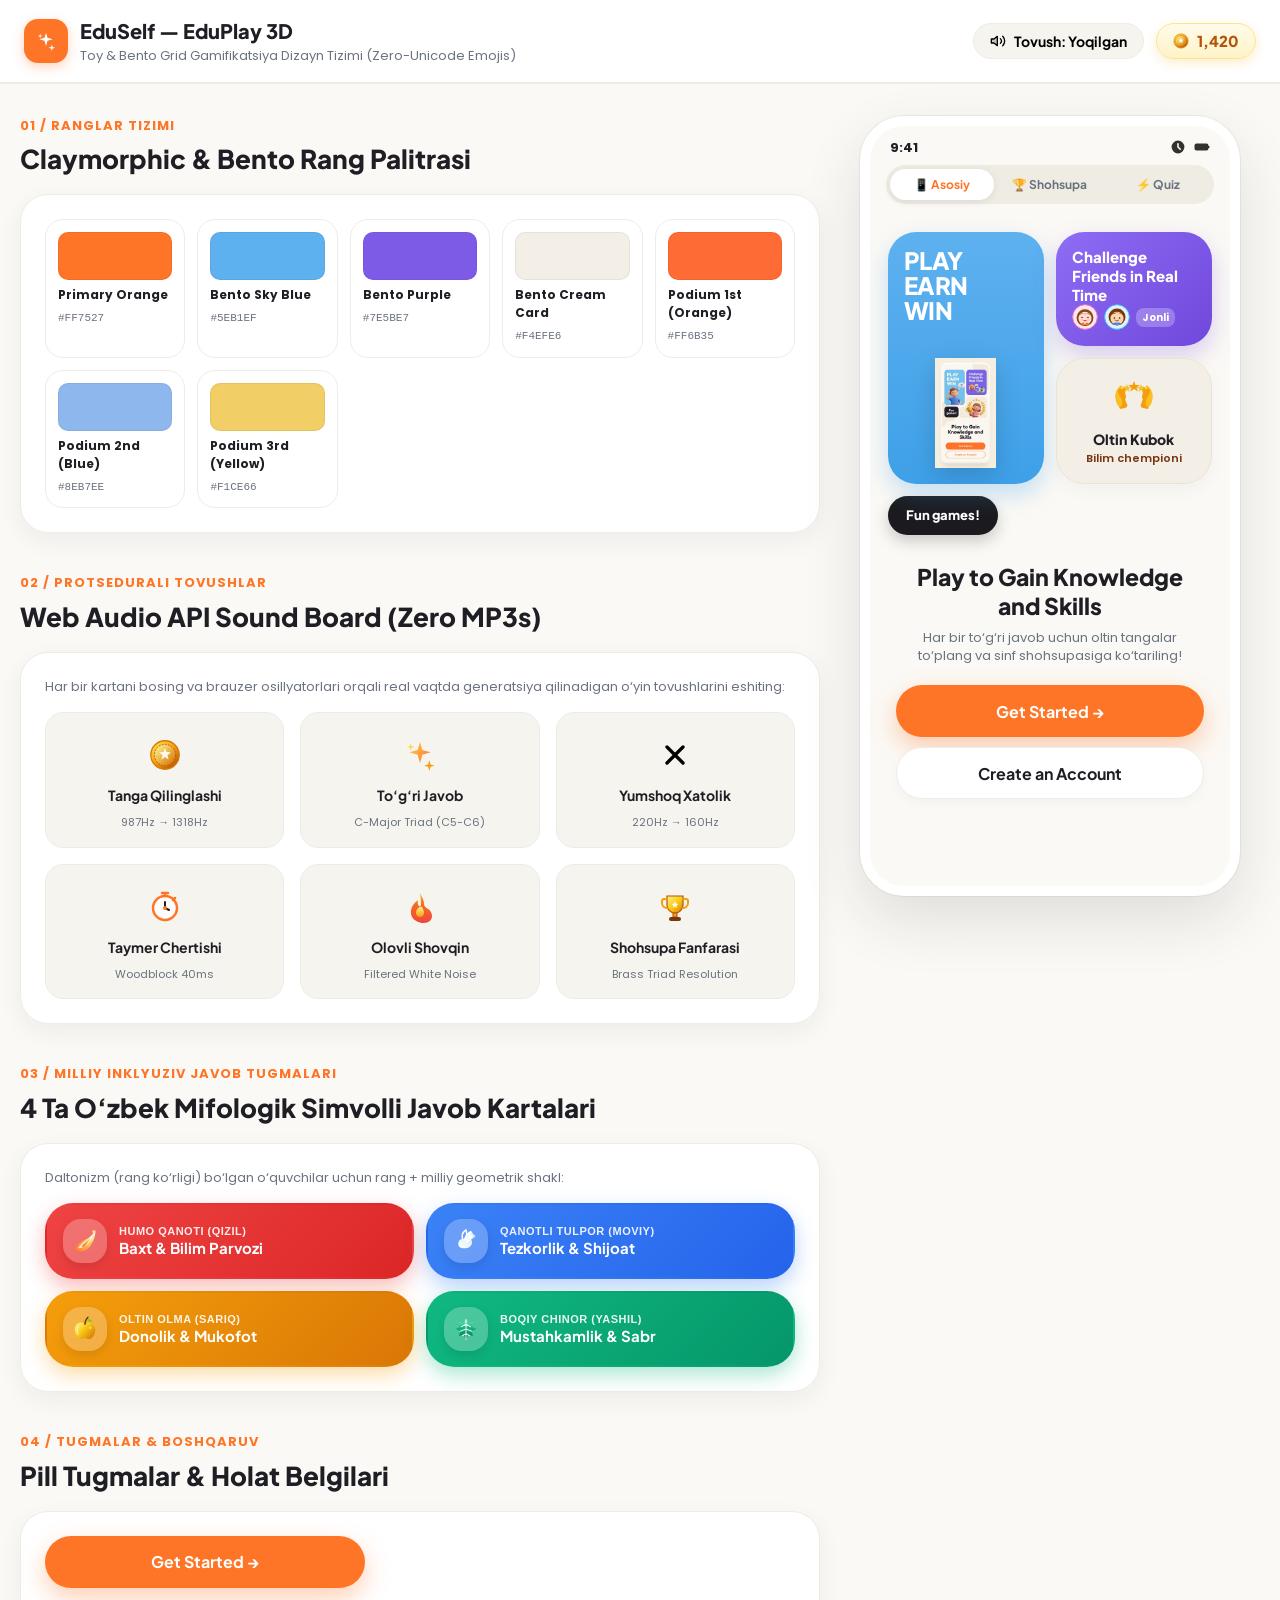
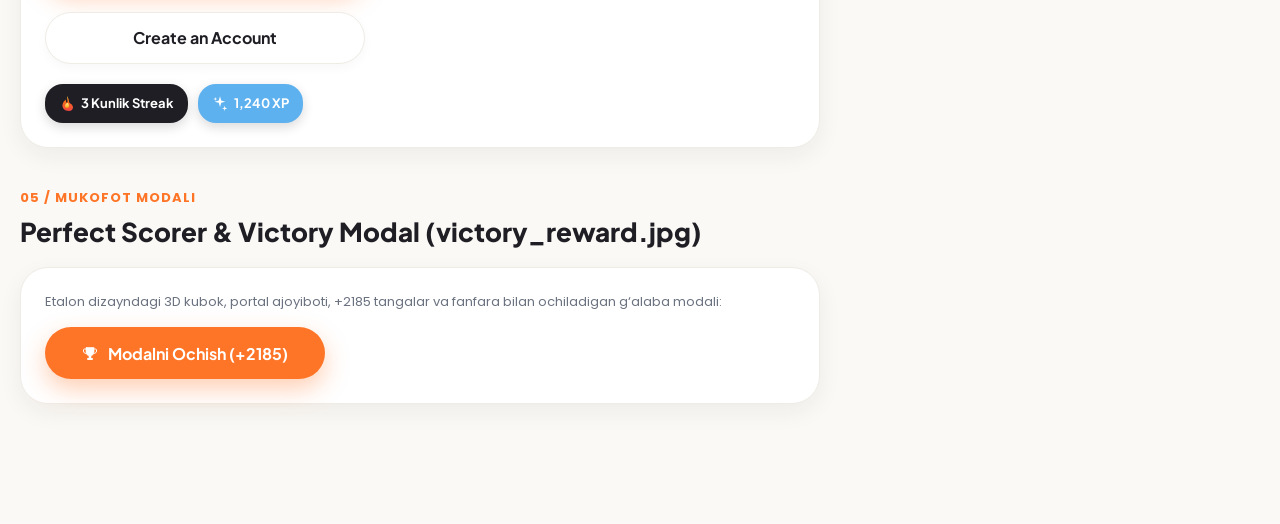
<file: ui_components/index.html>
<!DOCTYPE html>
<html lang="uz">
<head>
  <meta charset="UTF-8">
  <meta name="viewport" content="width=device-width, initial-scale=1.0">
  <title>EduSelf — "EduPlay 3D" UI Component Library</title>
  <link rel="stylesheet" href="styles.css">
  <link rel="preconnect" href="https://fonts.googleapis.com">
  <link rel="preconnect" href="https://fonts.gstatic.com" crossorigin>
  <link href="https://fonts.googleapis.com/css2?family=Plus+Jakarta+Sans:wght@500;600;700;800&family=Poppins:wght@400;500;600;700&display=swap" rel="stylesheet">
</head>
<body>

  <!-- ==========================================================================
       Global Showcase Header
       ========================================================================== -->
  <header class="showcase-header">
    <div class="brand-badge">
      <div class="logo-icon">
        <img src="icons/sparkles.svg" alt="EduSelf" class="svg-icon" style="filter: brightness(0) invert(1);">
      </div>
      <div>
        <h1 class="brand-title">EduSelf — EduPlay 3D</h1>
        <p class="brand-subtitle">Toy & Bento Grid Gamifikatsiya Dizayn Tizimi (Zero-Unicode Emojis)</p>
      </div>
    </div>

    <div class="audio-controls">
      <button class="audio-btn" id="muteToggleBtn" title="Tovushni yoqish / o'chirish">
        <img src="icons/speaker_on.svg" alt="Ovoz" class="svg-icon svg-icon-sm" id="muteIcon">
        <span id="muteStatusText">Tovush: Yoqilgan</span>
      </button>

      <div class="coin-reward-pill" style="margin-bottom: 0; padding: 6px 16px; font-size: 15px;">
        <img src="icons/gold_coin.svg" alt="Tanga" class="svg-icon svg-icon-sm">
        <span id="globalCoinCount">1,420</span>
      </div>
    </div>
  </header>

  <!-- ==========================================================================
       Main 2-Column Showcase Layout
       ========================================================================== -->
  <main class="showcase-layout">
    
    <!-- LEFT COLUMN: Component Library & Design Tokens Explorer -->
    <section class="explorer-column">
      
      <!-- 01. Design Tokens -->
      <div class="explorer-section">
        <p class="section-tag">01 / Ranglar Tizimi</p>
        <h2 class="section-heading">Claymorphic & Bento Rang Palitrasi</h2>
        <div class="component-card-box">
          <div class="token-grid">
            <div class="token-chip">
              <div class="token-swatch" style="background: #FF7527;"></div>
              <span class="token-name">Primary Orange</span>
              <span class="token-hex">#FF7527</span>
            </div>
            <div class="token-chip">
              <div class="token-swatch" style="background: #5EB1EF;"></div>
              <span class="token-name">Bento Sky Blue</span>
              <span class="token-hex">#5EB1EF</span>
            </div>
            <div class="token-chip">
              <div class="token-swatch" style="background: #7E5BE7;"></div>
              <span class="token-name">Bento Purple</span>
              <span class="token-hex">#7E5BE7</span>
            </div>
            <div class="token-chip">
              <div class="token-swatch" style="background: #F4EFE6;"></div>
              <span class="token-name">Bento Cream Card</span>
              <span class="token-hex">#F4EFE6</span>
            </div>
            <div class="token-chip">
              <div class="token-swatch" style="background: #FF6B35;"></div>
              <span class="token-name">Podium 1st (Orange)</span>
              <span class="token-hex">#FF6B35</span>
            </div>
            <div class="token-chip">
              <div class="token-swatch" style="background: #8EB7EE;"></div>
              <span class="token-name">Podium 2nd (Blue)</span>
              <span class="token-hex">#8EB7EE</span>
            </div>
            <div class="token-chip">
              <div class="token-swatch" style="background: #F1CE66;"></div>
              <span class="token-name">Podium 3rd (Yellow)</span>
              <span class="token-hex">#F1CE66</span>
            </div>
          </div>
        </div>
      </div>

      <!-- 02. Procedural Audio Synthesizer (Zero MP3s) -->
      <div class="explorer-section">
        <p class="section-tag">02 / Protsedurali Tovushlar</p>
        <h2 class="section-heading">Web Audio API Sound Board (Zero MP3s)</h2>
        <div class="component-card-box">
          <p style="font-size: 13px; color: var(--text-muted); margin-bottom: 16px;">
            Har bir kartani bosing va brauzer osillyatorlari orqali real vaqtda generatsiya qilinadigan o‘yin tovushlarini eshiting:
          </p>
          <div class="sound-grid">
            <div class="sound-card-btn" data-sound="coin">
              <div class="sound-icon">
                <img src="icons/gold_coin.svg" alt="Tanga" class="svg-icon svg-icon-lg">
              </div>
              <div class="sound-name">Tanga Qilinglashi</div>
              <div class="sound-hz">987Hz → 1318Hz</div>
            </div>
            <div class="sound-card-btn" data-sound="correct">
              <div class="sound-icon">
                <img src="icons/sparkles.svg" alt="To'g'ri" class="svg-icon svg-icon-lg" style="color: #10B981;">
              </div>
              <div class="sound-name">To‘g‘ri Javob</div>
              <div class="sound-hz">C-Major Triad (C5-C6)</div>
            </div>
            <div class="sound-card-btn" data-sound="wrong">
              <div class="sound-icon">
                <img src="icons/cross.svg" alt="Xato" class="svg-icon svg-icon-lg" style="color: #EF4444;">
              </div>
              <div class="sound-name">Yumshoq Xatolik</div>
              <div class="sound-hz">220Hz → 160Hz</div>
            </div>
            <div class="sound-card-btn" data-sound="tick">
              <div class="sound-icon">
                <img src="icons/timer_clock.svg" alt="Taymer" class="svg-icon svg-icon-lg">
              </div>
              <div class="sound-name">Taymer Chertishi</div>
              <div class="sound-hz">Woodblock 40ms</div>
            </div>
            <div class="sound-card-btn" data-sound="streak">
              <div class="sound-icon">
                <img src="icons/fire_streak.svg" alt="Streak" class="svg-icon svg-icon-lg">
              </div>
              <div class="sound-name">Olovli Shovqin</div>
              <div class="sound-hz">Filtered White Noise</div>
            </div>
            <div class="sound-card-btn" data-sound="victory">
              <div class="sound-icon">
                <img src="icons/trophy.svg" alt="G'alaba" class="svg-icon svg-icon-lg">
              </div>
              <div class="sound-name">Shohsupa Fanfarasi</div>
              <div class="sound-hz">Brass Triad Resolution</div>
            </div>
          </div>
        </div>
      </div>

      <!-- 03. Uzbek Mythological Dual-Coded Options (Inklyuzivlik & Daltonizm) -->
      <div class="explorer-section">
        <p class="section-tag">03 / Milliy Inklyuziv Javob Tugmalari</p>
        <h2 class="section-heading">4 Ta O‘zbek Mifologik Simvolli Javob Kartalari</h2>
        <div class="component-card-box">
          <p style="font-size: 13px; color: var(--text-muted); margin-bottom: 16px;">
            Daltonizm (rang ko‘rligi) bo‘lgan o‘quvchilar uchun rang + milliy geometrik shakl:
          </p>
          <div class="mythic-options-grid">
            <button class="answer-card answer-btn-humo" onclick="window.eduAudio && window.eduAudio.playCorrect()">
              <div class="mythic-icon-box">
                <img src="icons/humo_wing.svg" alt="Humo" style="width: 28px; height: 28px;">
              </div>
              <div class="answer-card-content">
                <span class="mythic-label">Humo Qanoti (Qizil)</span>
                <span class="answer-text">Baxt & Bilim Parvozi</span>
              </div>
            </button>

            <button class="answer-card answer-btn-tulpor" onclick="window.eduAudio && window.eduAudio.playTick()">
              <div class="mythic-icon-box">
                <img src="icons/winged_tulpor.svg" alt="Tulpor" style="width: 28px; height: 28px;">
              </div>
              <div class="answer-card-content">
                <span class="mythic-label">Qanotli Tulpor (Moviy)</span>
                <span class="answer-text">Tezkorlik & Shijoat</span>
              </div>
            </button>

            <button class="answer-card answer-btn-olma" onclick="window.eduAudio && window.eduAudio.playCoin()">
              <div class="mythic-icon-box">
                <img src="icons/golden_apple.svg" alt="Olma" style="width: 28px; height: 28px;">
              </div>
              <div class="answer-card-content">
                <span class="mythic-label">Oltin Olma (Sariq)</span>
                <span class="answer-text">Donolik & Mukofot</span>
              </div>
            </button>

            <button class="answer-card answer-btn-chinor" onclick="window.eduAudio && window.eduAudio.playStreak()">
              <div class="mythic-icon-box">
                <img src="icons/chinor_leaf.svg" alt="Chinor" style="width: 28px; height: 28px;">
              </div>
              <div class="answer-card-content">
                <span class="mythic-label">Boqiy Chinor (Yashil)</span>
                <span class="answer-text">Mustahkamlik & Sabr</span>
              </div>
            </button>
          </div>
        </div>
      </div>

      <!-- 04. Pill Buttons & Micro-Interactions -->
      <div class="explorer-section">
        <p class="section-tag">04 / Tugmalar & Boshqaruv</p>
        <h2 class="section-heading">Pill Tugmalar & Holat Belgilari</h2>
        <div class="component-card-box">
          <div style="display: flex; flex-direction: column; gap: 14px; max-width: 320px;">
            <button class="pill-btn btn-primary-orange" onclick="window.eduAudio && window.eduAudio.playCoin()">
              Get Started →
            </button>
            <button class="pill-btn btn-outline-white" onclick="window.eduAudio && window.eduAudio.playTick()">
              Create an Account
            </button>
            <div style="display: flex; gap: 10px; align-items: center; margin-top: 6px;">
              <span class="bento-dark-badge">
                <img src="icons/fire_streak.svg" alt="Streak" class="svg-icon svg-icon-sm">
                <span>3 Kunlik Streak</span>
              </span>
              <span class="bento-dark-badge" style="background: #5EB1EF;">
                <img src="icons/sparkles.svg" alt="XP" class="svg-icon svg-icon-sm" style="filter: brightness(0) invert(1);">
                <span>1,240 XP</span>
              </span>
            </div>
          </div>
        </div>
      </div>

      <!-- 05. Victory Modal Trigger -->
      <div class="explorer-section">
        <p class="section-tag">05 / Mukofot Modali</p>
        <h2 class="section-heading">Perfect Scorer & Victory Modal (victory_reward.jpg)</h2>
        <div class="component-card-box">
          <p style="font-size: 13px; color: var(--text-muted); margin-bottom: 16px;">
            Etalon dizayndagi 3D kubok, portal ajoyiboti, +2185 tangalar va fanfara bilan ochiladigan g‘alaba modali:
          </p>
          <button class="pill-btn btn-primary-orange" style="max-width: 280px;" onclick="window.openVictoryModal(2185)">
            <img src="icons/trophy.svg" alt="Kubok" class="svg-icon svg-icon-sm" style="filter: brightness(0) invert(1);">
            <span>Modalni Ochish (+2185)</span>
          </button>
        </div>
      </div>

    </section>

    <!-- RIGHT COLUMN: Interactive Mobile Simulator (Matching Reference Design) -->
    <aside class="simulator-column">
      <div class="mobile-frame">
        
        <!-- Status Bar -->
        <div class="mobile-notch">
          <span>9:41</span>
          <div style="display: flex; gap: 8px; align-items: center;">
            <img src="icons/wifi.svg" alt="Signal" class="svg-icon svg-icon-sm" style="opacity: 0.8;">
            <img src="icons/battery.svg" alt="Batareya" class="svg-icon svg-icon-sm" style="opacity: 0.8;">
          </div>
        </div>

        <!-- Simulator Screen Tabs -->
        <div style="padding: 0 16px;">
          <div class="sim-tab-bar">
            <button class="sim-tab-btn active" data-tab="home">📱 Asosiy</button>
            <button class="sim-tab-btn" data-tab="podium">🏆 Shohsupa</button>
            <button class="sim-tab-btn" data-tab="quiz">⚡ Quiz</button>
          </div>
        </div>

        <!-- Screen Content Container -->
        <div class="mobile-content">
          
          <!-- ================= SCREEN 1: BENTO HOME (student_home.jpg EXACT MATCH) ================= -->
          <div class="sim-screen-view" id="screen-home">
            <div class="bento-grid">
              
              <!-- Sky Blue Tall Card (Play Earn Win) -->
              <div class="bento-card bento-blue">
                <div class="bento-title-stacked">
                  <span>PLAY</span>
                  <span>EARN</span>
                  <span>WIN</span>
                </div>
                <img src="assets/student_home.jpg" alt="Student Play" class="bento-character-img">
              </div>

              <!-- Purple Card (Challenge Friends) -->
              <div class="bento-card bento-purple">
                <h4 style="font-size: 15px; font-weight: 800; line-height: 1.25; color: #FFFFFF;">
                  Challenge Friends in Real Time
                </h4>
                <div style="display: flex; align-items: center; gap: 6px; margin-top: auto;">
                  <img src="icons/avatar_1.svg" alt="User 1" style="width: 26px; height: 26px; border-radius: 50%;">
                  <img src="icons/avatar_2.svg" alt="User 2" style="width: 26px; height: 26px; border-radius: 50%;">
                  <span style="font-size: 10px; background: rgba(255,255,255,0.25); padding: 2px 6px; border-radius: 8px; color: white; font-weight: 700;">Jonli</span>
                </div>
              </div>

              <!-- Cream Trophy Laurel Card -->
              <div class="bento-card bento-cream">
                <div style="display: flex; justify-content: center; margin-bottom: 4px;">
                  <img src="icons/laurel_wreath.svg" alt="Laurel Wreath" style="width: 50px; height: 50px;">
                </div>
                <div style="margin-top: auto; text-align: center;">
                  <h4 style="font-size: 14px; font-weight: 800; color: #1E1E24;">Oltin Kubok</h4>
                  <p style="font-size: 11px; color: #78350F; font-weight: 600;">Bilim chempioni</p>
                </div>
              </div>

              <!-- Black Pill (Fun games!) -->
              <div class="bento-card-fun-pill">
                <span class="fun-pill-badge">Fun games!</span>
              </div>

            </div>

            <!-- Hero Action Text Block -->
            <div class="hero-text-block">
              <h2>Play to Gain Knowledge and Skills</h2>
              <p>Har bir to‘g‘ri javob uchun oltin tangalar to‘plang va sinf shohsupasiga ko‘tariling!</p>
              
              <button class="pill-btn btn-primary-orange" onclick="window.switchSimulatorTab('quiz')">
                Get Started →
              </button>
              
              <button class="pill-btn btn-outline-white" onclick="window.switchSimulatorTab('podium')">
                Create an Account
              </button>
            </div>
          </div>

          <!-- ================= SCREEN 2: 3D LEADERBOARD PODIUM (leaderboard_podium.jpg EXACT MATCH) ================= -->
          <div class="sim-screen-view" id="screen-podium" style="display: none;">
            
            <div class="leaderboard-top-nav">
              <button class="nav-circle-btn" onclick="window.switchSimulatorTab('home')">
                <img src="icons/cross.svg" alt="Yopish" class="svg-icon svg-icon-sm">
              </button>
              <h3 style="font-size: 15px; font-weight: 800; color: var(--text-main);">Leaderboard / January 2026</h3>
              <button class="nav-circle-btn">
                <img src="icons/settings.svg" alt="Sozlamalar" class="svg-icon svg-icon-sm">
              </button>
            </div>

            <!-- 3D Podium Stands -->
            <div class="podium-section">
              
              <!-- 2nd Place (Blue Stand) -->
              <div class="podium-column">
                <div class="avatar-wrapper">
                  <div class="avatar-circle" style="border-color: #38BDF8;">
                    <img src="icons/avatar_2.svg" alt="Madina K." class="podium-avatar-img">
                  </div>
                </div>
                <div class="podium-user-name">Madina K.</div>
                <div class="podium-block podium-blue">
                  <span class="podium-rank-num">2</span>
                  <span class="podium-coins">3980 coins</span>
                </div>
              </div>

              <!-- 1st Place (Terracotta Orange Stand with Royal Crown) -->
              <div class="podium-column">
                <div class="avatar-wrapper">
                  <img src="icons/royal_crown.svg" alt="Crown" class="crown-badge">
                  <div class="avatar-circle rank1-avatar" style="border-color: #F472B6;">
                    <img src="icons/avatar_1.svg" alt="Sardorbek" class="podium-avatar-img">
                  </div>
                </div>
                <div class="podium-user-name" style="font-weight: 800; color: #E65D0F;">Sardorbek</div>
                <div class="podium-block podium-orange">
                  <span class="podium-rank-num">1</span>
                  <span class="podium-coins">4250 coins</span>
                </div>
              </div>

              <!-- 3rd Place (Pastel Yellow Stand) -->
              <div class="podium-column">
                <div class="avatar-wrapper">
                  <div class="avatar-circle" style="border-color: #FBBF24;">
                    <img src="icons/avatar_3.svg" alt="Temur A." class="podium-avatar-img">
                  </div>
                </div>
                <div class="podium-user-name">Temur A.</div>
                <div class="podium-block podium-yellow">
                  <span class="podium-rank-num">3</span>
                  <span class="podium-coins">3720 coins</span>
                </div>
              </div>

            </div>

            <!-- Bottom Sheet Rank List -->
            <div class="leaderboard-sheet">
              <div class="sheet-handle"></div>
              
              <div class="rank-item-row">
                <span class="rank-num-text">4</span>
                <div class="rank-avatar-small">
                  <img src="icons/avatar_4.svg" alt="Liam" class="podium-avatar-img">
                </div>
                <div class="rank-user-info">
                  <div class="rank-user-name">Liam Chen</div>
                  <div class="rank-user-coins">3510 coins</div>
                </div>
                <span class="rank-delta-pill delta-up">
                  <img src="icons/arrow_up.svg" alt="Up" class="svg-icon svg-icon-sm" style="color: #10B981;">
                  <span>2</span>
                </span>
              </div>

              <div class="rank-item-row">
                <span class="rank-num-text">5</span>
                <div class="rank-avatar-small">
                  <img src="icons/avatar_5.svg" alt="Sarah" class="podium-avatar-img">
                </div>
                <div class="rank-user-info">
                  <div class="rank-user-name">Sarah Miller</div>
                  <div class="rank-user-coins">3480 coins</div>
                </div>
                <span class="rank-delta-pill delta-down">
                  <img src="icons/arrow_down.svg" alt="Down" class="svg-icon svg-icon-sm" style="color: #EF4444;">
                  <span>1</span>
                </span>
              </div>

              <div class="rank-item-row">
                <span class="rank-num-text">6</span>
                <div class="rank-avatar-small">
                  <img src="icons/avatar_6.svg" alt="Noah" class="podium-avatar-img">
                </div>
                <div class="rank-user-info">
                  <div class="rank-user-name">Noah Gupta</div>
                  <div class="rank-user-coins">3395 coins</div>
                </div>
                <span class="rank-delta-pill delta-neutral">—</span>
              </div>

            </div>

          </div>

          <!-- ================= SCREEN 3: LIVE QUIZ (MYTHOLOGICAL DUAL CODING) ================= -->
          <div class="sim-screen-view" id="screen-quiz" style="display: none;">
            
            <!-- Timer Bar -->
            <div class="quiz-timer-wrap">
              <div class="quiz-timer-header">
                <span style="color: var(--text-muted); font-size: 13px; font-weight: 700;">Savol 4/10</span>
                <span id="quizTimerText" style="color: var(--primary-orange); font-size: 14px; font-weight: 800;">15s</span>
              </div>
              <div class="timer-bar-track">
                <div class="timer-bar-fill" id="quizTimerBar"></div>
              </div>
            </div>

            <!-- Question Prompt Box -->
            <div class="quiz-question-box">
              <span class="quiz-badge">Geografiya • 50 Tanga</span>
              <h3 class="quiz-prompt-text">O‘zbekiston Respublikasining poytaxti qaysi shahar?</h3>
            </div>

            <!-- 4 Uzbek Mythological Dual-Coded Options -->
            <div class="mythic-options-grid" style="gap: 10px; margin-top: 14px;">
              <button class="answer-card answer-btn-humo" data-correct="false" onclick="handleSimAnswer(this, false)">
                <div class="mythic-icon-box">
                  <img src="icons/humo_wing.svg" alt="Humo" style="width: 24px; height: 24px;">
                </div>
                <div class="answer-card-content">
                  <span class="mythic-label">Humo Qanoti</span>
                  <span class="answer-text">Samarqand</span>
                </div>
              </button>
              
              <button class="answer-card answer-btn-tulpor" data-correct="true" onclick="handleSimAnswer(this, true)">
                <div class="mythic-icon-box">
                  <img src="icons/winged_tulpor.svg" alt="Tulpor" style="width: 24px; height: 24px;">
                </div>
                <div class="answer-card-content">
                  <span class="mythic-label">Qanotli Tulpor</span>
                  <span class="answer-text">Toshkent (To‘g‘ri)</span>
                </div>
              </button>
              
              <button class="answer-card answer-btn-olma" data-correct="false" onclick="handleSimAnswer(this, false)">
                <div class="mythic-icon-box">
                  <img src="icons/golden_apple.svg" alt="Olma" style="width: 24px; height: 24px;">
                </div>
                <div class="answer-card-content">
                  <span class="mythic-label">Oltin Olma</span>
                  <span class="answer-text">Buxoro</span>
                </div>
              </button>
              
              <button class="answer-card answer-btn-chinor" data-correct="false" onclick="handleSimAnswer(this, false)">
                <div class="mythic-icon-box">
                  <img src="icons/chinor_leaf.svg" alt="Chinor" style="width: 24px; height: 24px;">
                </div>
                <div class="answer-card-content">
                  <span class="mythic-label">Boqiy Chinor</span>
                  <span class="answer-text">Xiva</span>
                </div>
              </button>
            </div>

            <button class="pill-btn btn-outline-white" style="margin-top: 18px;" onclick="window.resetQuizSimulator()">
              <img src="icons/refresh.svg" alt="Qayta" class="svg-icon svg-icon-sm">
              <span>Qayta Boshlash</span>
            </button>

          </div>

        </div>

        <!-- ================= FLOATING VICTORY MODAL OVERLAY (victory_reward.jpg EXACT MATCH) ================= -->
        <div class="modal-backdrop-blur" id="victoryModal">
          <div class="victory-card">
            
            <!-- Cutout Portal for 3D Trophy Girl Character -->
            <div class="victory-character-float">
              <div class="character-glow"></div>
              <img src="assets/victory_reward.jpg" alt="Victory Trophy Character" class="character-trophy-img" style="border-radius: 50%;">
            </div>

            <h3 class="victory-title">PERFECT SCORER!</h3>
            <p class="victory-sub">
              Your flawless quiz performance sets a new standard of excellence for everyone
            </p>

            <div class="coin-reward-pill" id="modalCoinReward">
              <img src="icons/gold_coin.svg" alt="Tanga" class="svg-icon svg-icon-md">
              <span id="modalCoinRewardText">+2185</span>
            </div>

            <button class="pill-btn btn-primary-orange" onclick="window.closeVictoryModal(true)">
              NEXT LEVEL →
            </button>

            <button class="pill-btn btn-outline-white" style="margin-top: 10px;" onclick="window.closeVictoryModal(false)">
              Share with Friends
            </button>

          </div>
        </div>

      </div>
    </aside>

  </main>

  <!-- Load Scripts -->
  <script src="audio.js"></script>
  <script src="components.js"></script>
</body>
</html>
</file>
<file: ui_components/styles.css>
/* ==========================================================================
   EduSelf Teacher — "EduPlay 3D" Design System Stylesheet
   Gamified Claymorphism, Bento Grid & Vibrant Toy Aesthetic
   ========================================================================== */

@import url('https://fonts.googleapis.com/css2?family=Plus+Jakarta+Sans:wght@500;600;700;800&family=Poppins:wght@400;500;600;700&display=swap');

:root {
  /* Primary Action Colors (Matching User Image) */
  --primary-orange: #FF7527;
  --primary-orange-hover: #E65D0F;
  --primary-orange-soft: #FFF2EB;
  --primary-shadow: 0px 10px 25px rgba(255, 117, 39, 0.35);

  /* Bento Grid Accents */
  --bento-blue: #00A3FF;
  --bento-blue-light: #38BDF8;
  --bento-purple: #8B5CF6;
  --bento-purple-light: #A78BFA;
  --bento-gold: #F59E0B;
  --bento-gold-light: #FCD34D;
  --bento-dark: #1E1E24;

  /* Surfaces & Backgrounds */
  --bg-warm: #FBF9F5;
  --bg-surface: #FFFFFF;
  --bg-surface-subtle: #F6F4EE;
  --border-subtle: #EFECE6;

  /* Text Colors */
  --text-main: #1E1E24;
  --text-muted: #6B7280;
  --text-white: #FFFFFF;

  /* Podium Colors */
  --podium-rank1: #FF6B35;
  --podium-rank2: #60A5FA;
  --podium-rank3: #FFD154;

  /* Geometry & Radii */
  --radius-sm: 12px;
  --radius-md: 18px;
  --radius-lg: 28px;
  --radius-xl: 36px;
  --radius-pill: 9999px;

  /* Soft Clay Shadows */
  --shadow-bento: 0px 12px 30px rgba(30, 30, 36, 0.05);
  --shadow-card: 0px 8px 24px rgba(30, 30, 36, 0.06);
  --shadow-modal: 0px 24px 64px rgba(30, 30, 36, 0.2);
}

/* Base Reset */
* {
  box-sizing: border-box;
  margin: 0;
  padding: 0;
  -webkit-tap-highlight-color: transparent;
}

body {
  font-family: 'Poppins', sans-serif;
  background-color: var(--bg-warm);
  color: var(--text-main);
  min-height: 100vh;
  line-height: 1.5;
  -webkit-font-smoothing: antialiased;
}

h1, h2, h3, h4, .font-heading {
  font-family: 'Plus Jakarta Sans', sans-serif;
  font-weight: 800;
}

/* ==========================================================================
   Playground Container & Navbar
   ========================================================================== */

.showcase-header {
  background: #FFFFFF;
  border-bottom: 2px solid var(--border-subtle);
  padding: 16px 24px;
  display: flex;
  justify-content: space-between;
  align-items: center;
  position: sticky;
  top: 0;
  z-index: 50;
}

.brand-badge {
  display: flex;
  align-items: center;
  gap: 12px;
}

.brand-badge .logo-icon {
  width: 44px;
  height: 44px;
  background: var(--primary-orange);
  border-radius: 14px;
  display: flex;
  align-items: center;
  justify-content: center;
  color: white;
  font-size: 24px;
  box-shadow: 0 4px 12px rgba(255, 117, 39, 0.3);
}

.brand-title {
  font-size: 20px;
  color: var(--text-main);
}

.brand-subtitle {
  font-size: 13px;
  color: var(--text-muted);
}

.audio-controls {
  display: flex;
  gap: 12px;
}

.audio-btn {
  background: var(--bg-surface-subtle);
  border: 1px solid var(--border-subtle);
  border-radius: var(--radius-pill);
  padding: 8px 16px;
  font-family: 'Plus Jakarta Sans', sans-serif;
  font-weight: 700;
  font-size: 14px;
  cursor: pointer;
  display: flex;
  align-items: center;
  gap: 8px;
  transition: all 0.2s;
}

.audio-btn:hover {
  background: #EFECE4;
}

.showcase-layout {
  max-width: 1360px;
  margin: 0 auto;
  padding: 32px 20px 80px;
  display: grid;
  grid-template-columns: 1fr 400px;
  gap: 40px;
}

/* ==========================================================================
   Mobile Simulator Frame (Right Column matching Reference Image)
   ========================================================================== */

.simulator-column {
  position: sticky;
  top: 96px;
  height: calc(100vh - 120px);
}

.mobile-frame {
  width: 100%;
  max-width: 380px;
  background: var(--bg-warm);
  border: 10px solid #FFFFFF;
  border-radius: 44px;
  box-shadow: 0px 24px 60px rgba(30, 30, 36, 0.12), 0 0 0 1px var(--border-subtle);
  overflow: hidden;
  display: flex;
  flex-direction: column;
  position: relative;
  height: 780px;
}

.mobile-notch {
  padding: 12px 20px 8px;
  display: flex;
  justify-content: space-between;
  align-items: center;
  font-size: 13px;
  font-weight: 700;
  color: var(--text-main);
  z-index: 10;
}

.mobile-content {
  flex: 1;
  overflow-y: auto;
  padding: 12px 18px 24px;
  position: relative;
}

/* ==========================================================================
   Screen 1: Bento Grid Home Screen
   ========================================================================== */

.bento-grid {
  display: grid;
  grid-template-columns: 1fr 1fr;
  gap: 12px;
  margin-bottom: 24px;
}

.bento-card {
  border-radius: var(--radius-lg);
  padding: 16px;
  position: relative;
  overflow: hidden;
  display: flex;
  flex-direction: column;
  box-shadow: var(--shadow-bento);
  transition: transform 0.25s cubic-bezier(0.34, 1.56, 0.64, 1);
}

.bento-card:hover {
  transform: translateY(-4px) scale(1.02);
}

.bento-blue {
  background: linear-gradient(180deg, var(--bento-blue-light) 0%, var(--bento-blue) 100%);
  color: white;
  grid-row: span 2;
  min-height: 230px;
}

.bento-purple {
  background: linear-gradient(180deg, var(--bento-purple-light) 0%, var(--bento-purple) 100%);
  color: white;
  min-height: 110px;
}

.bento-gold {
  background: linear-gradient(180deg, #FDE68A 0%, #F59E0B 100%);
  color: white;
  min-height: 140px;
}

.bento-dark-badge {
  background: var(--bento-dark);
  color: white;
  padding: 10px 14px;
  border-radius: var(--radius-md);
  font-family: 'Plus Jakarta Sans', sans-serif;
  font-weight: 700;
  font-size: 13px;
  display: inline-flex;
  align-items: center;
  gap: 6px;
  width: fit-content;
  box-shadow: 0 4px 12px rgba(0, 0, 0, 0.15);
}

.bento-title {
  font-size: 18px;
  font-weight: 800;
  line-height: 1.2;
}

.bento-sub {
  font-size: 12px;
  font-weight: 600;
  opacity: 0.9;
}

.bento-character-img {
  width: 100%;
  height: 110px;
  object-fit: contain;
  margin-top: auto;
  filter: drop-shadow(0 8px 12px rgba(0,0,0,0.15));
}

.hero-text-block {
  text-align: center;
  padding: 8px 8px 20px;
}

.hero-text-block h2 {
  font-size: 23px;
  line-height: 1.25;
  color: var(--text-main);
  margin-bottom: 8px;
}

.hero-text-block p {
  font-size: 13px;
  color: var(--text-muted);
  line-height: 1.4;
  margin-bottom: 20px;
}

/* ==========================================================================
   Buttons System
   ========================================================================== */

.pill-btn {
  display: flex;
  align-items: center;
  justify-content: center;
  gap: 10px;
  width: 100%;
  height: 52px;
  border-radius: var(--radius-pill);
  font-family: 'Plus Jakarta Sans', sans-serif;
  font-weight: 700;
  font-size: 16px;
  cursor: pointer;
  transition: all 0.15s cubic-bezier(0.34, 1.56, 0.64, 1);
  border: none;
  text-decoration: none;
}

.pill-btn:active {
  transform: scale(0.96);
}

.btn-primary-orange {
  background: var(--primary-orange);
  color: white;
  box-shadow: var(--primary-shadow);
}

.btn-primary-orange:hover {
  background: var(--primary-orange-hover);
  box-shadow: 0px 12px 28px rgba(255, 117, 39, 0.45);
}

.btn-outline-white {
  background: #FFFFFF;
  color: var(--text-main);
  border: 1.5px solid var(--border-subtle);
  margin-top: 10px;
  box-shadow: 0 4px 12px rgba(0,0,0,0.03);
}

.btn-outline-white:hover {
  background: #F8F7F3;
}

/* ==========================================================================
   Screen 2: 3D Leaderboard Podium
   ========================================================================== */

.leaderboard-top-nav {
  display: flex;
  justify-content: space-between;
  align-items: center;
  margin-bottom: 20px;
}

.nav-circle-btn {
  width: 36px;
  height: 36px;
  border-radius: 50%;
  background: #FFFFFF;
  border: 1px solid var(--border-subtle);
  display: flex;
  align-items: center;
  justify-content: center;
  font-size: 16px;
  cursor: pointer;
}

.podium-section {
  display: flex;
  align-items: flex-end;
  justify-content: center;
  gap: 10px;
  padding: 10px 0 20px;
}

.podium-column {
  display: flex;
  flex-direction: column;
  align-items: center;
  width: 96px;
}

.avatar-wrapper {
  position: relative;
  margin-bottom: 8px;
}

.avatar-circle {
  width: 58px;
  height: 58px;
  border-radius: 50%;
  background: #FFFFFF;
  border: 3px solid #FFFFFF;
  box-shadow: 0 6px 16px rgba(0, 0, 0, 0.1);
  display: flex;
  align-items: center;
  justify-content: center;
  font-size: 28px;
  overflow: hidden;
}

.avatar-circle.rank1-avatar {
  width: 68px;
  height: 68px;
  border-color: #FFB800;
  box-shadow: 0 8px 24px rgba(255, 184, 0, 0.4);
}

.crown-badge {
  position: absolute;
  top: -16px;
  left: 50%;
  transform: translateX(-50%);
  font-size: 22px;
  filter: drop-shadow(0 4px 6px rgba(0,0,0,0.2));
  animation: floatCrown 2.5s ease-in-out infinite;
}

@keyframes floatCrown {
  0%, 100% { transform: translateX(-50%) translateY(0); }
  50% { transform: translateX(-50%) translateY(-5px); }
}

.podium-user-name {
  font-size: 12px;
  font-weight: 700;
  color: var(--text-main);
  margin-bottom: 6px;
  text-align: center;
}

.podium-block {
  width: 100%;
  border-radius: 20px 20px 8px 8px;
  display: flex;
  flex-direction: column;
  align-items: center;
  justify-content: center;
  color: white;
  box-shadow: 0 10px 25px rgba(0, 0, 0, 0.12);
  transition: transform 0.2s;
}

.podium-block:hover {
  transform: scale(1.03);
}

.podium-rank-num {
  font-family: 'Plus Jakarta Sans', sans-serif;
  font-weight: 800;
  font-size: 28px;
  line-height: 1;
}

.podium-coins {
  font-size: 11px;
  font-weight: 600;
  opacity: 0.95;
  margin-top: 4px;
}

.podium-orange {
  height: 140px;
  background: linear-gradient(180deg, #FF8243 0%, var(--podium-rank1) 100%);
}

.podium-blue {
  height: 105px;
  background: linear-gradient(180deg, #93C5FD 0%, var(--podium-rank2) 100%);
}

.podium-yellow {
  height: 85px;
  background: linear-gradient(180deg, #FDE047 0%, var(--podium-rank3) 100%);
}

/* Leaderboard Bottom Sheet */
.leaderboard-sheet {
  background: #FFFFFF;
  border-radius: var(--radius-xl) var(--radius-xl) 0 0;
  padding: 14px 16px;
  box-shadow: 0 -8px 30px rgba(0, 0, 0, 0.06);
  margin-top: 10px;
}

.sheet-handle {
  width: 40px;
  height: 4px;
  background: #E5E7EB;
  border-radius: 2px;
  margin: 0 auto 12px;
}

.rank-item-row {
  display: flex;
  align-items: center;
  padding: 10px 0;
  border-bottom: 1px solid #F3F4F6;
  gap: 12px;
}

.rank-item-row:last-child {
  border-bottom: none;
}

.rank-avatar-small {
  width: 36px;
  height: 36px;
  border-radius: 50%;
  background: #F3F4F6;
  display: flex;
  align-items: center;
  justify-content: center;
  font-size: 18px;
}

.rank-user-info {
  flex: 1;
}

.rank-user-name {
  font-size: 13px;
  font-weight: 700;
  color: var(--text-main);
}

.rank-user-coins {
  font-size: 12px;
  color: var(--text-muted);
  font-weight: 500;
}

.rank-delta-pill {
  padding: 4px 8px;
  border-radius: 8px;
  font-size: 11px;
  font-weight: 700;
  display: inline-flex;
  align-items: center;
  gap: 3px;
}

.delta-up {
  background: #ECFDF5;
  color: #10B981;
}

.delta-down {
  background: #FEF2F2;
  color: #EF4444;
}

/* ==========================================================================
   Screen 3: Victory / Perfect Scorer Modal
   ========================================================================== */

.modal-backdrop-blur {
  position: absolute;
  top: 0;
  left: 0;
  right: 0;
  bottom: 0;
  background: rgba(30, 30, 36, 0.4);
  backdrop-filter: blur(8px);
  -webkit-backdrop-filter: blur(8px);
  z-index: 100;
  display: flex;
  align-items: flex-end;
  justify-content: center;
  padding: 16px;
  opacity: 0;
  pointer-events: none;
  transition: opacity 0.3s cubic-bezier(0.16, 1, 0.3, 1);
}

.modal-backdrop-blur.active {
  opacity: 1;
  pointer-events: auto;
}

.victory-card {
  background: #FFFFFF;
  border-radius: 36px;
  width: 100%;
  padding: 30px 20px 24px;
  text-align: center;
  box-shadow: var(--shadow-modal);
  transform: translateY(100px);
  transition: transform 0.4s cubic-bezier(0.34, 1.56, 0.64, 1);
  position: relative;
}

.modal-backdrop-blur.active .victory-card {
  transform: translateY(0);
}

.victory-character-float {
  width: 130px;
  height: 130px;
  margin: -85px auto 10px;
  position: relative;
}

.character-glow {
  position: absolute;
  top: 50%;
  left: 50%;
  transform: translate(-50%, -50%);
  width: 120px;
  height: 120px;
  background: radial-gradient(circle, #FDE68A 0%, rgba(253, 230, 138, 0) 70%);
  border-radius: 50%;
  z-index: 1;
}

.character-trophy-img {
  position: relative;
  z-index: 2;
  width: 100%;
  height: 100%;
  object-fit: contain;
  filter: drop-shadow(0 10px 16px rgba(0,0,0,0.2));
  animation: heroBounce 3s ease-in-out infinite;
}

@keyframes heroBounce {
  0%, 100% { transform: translateY(0); }
  50% { transform: translateY(-8px); }
}

.victory-title {
  font-size: 24px;
  color: var(--text-main);
  margin-bottom: 6px;
}

.victory-sub {
  font-size: 13px;
  color: var(--text-muted);
  line-height: 1.4;
  margin-bottom: 16px;
  padding: 0 10px;
}

.coin-reward-pill {
  background: linear-gradient(180deg, #FFFBEB 0%, #FEF3C7 100%);
  border: 1.5px solid #FDE68A;
  border-radius: var(--radius-pill);
  padding: 8px 24px;
  display: inline-flex;
  align-items: center;
  gap: 8px;
  font-family: 'Plus Jakarta Sans', sans-serif;
  font-weight: 800;
  font-size: 20px;
  color: #B45309;
  box-shadow: 0 4px 12px rgba(245, 158, 11, 0.2);
  margin-bottom: 20px;
}

/* ==========================================================================
   Left Column: Design System Component Explorer & Sound Board
   ========================================================================== */

.explorer-section {
  margin-bottom: 40px;
}

.section-tag {
  color: var(--primary-orange);
  font-weight: 700;
  font-size: 13px;
  text-transform: uppercase;
  letter-spacing: 1px;
  margin-bottom: 4px;
}

.section-heading {
  font-size: 26px;
  color: var(--text-main);
  margin-bottom: 16px;
}

.component-card-box {
  background: #FFFFFF;
  border: 1px solid var(--border-subtle);
  border-radius: var(--radius-lg);
  padding: 24px;
  box-shadow: var(--shadow-card);
  margin-bottom: 24px;
}

.sound-grid {
  display: grid;
  grid-template-columns: repeat(auto-fill, minmax(180px, 1fr));
  gap: 16px;
}

.sound-card-btn {
  background: var(--bg-surface-subtle);
  border: 1.5px solid var(--border-subtle);
  border-radius: var(--radius-md);
  padding: 16px;
  display: flex;
  flex-direction: column;
  align-items: center;
  gap: 8px;
  cursor: pointer;
  transition: all 0.2s cubic-bezier(0.34, 1.56, 0.64, 1);
  text-align: center;
}

.sound-card-btn:hover {
  background: #FFFFFF;
  border-color: var(--primary-orange);
  transform: translateY(-3px);
  box-shadow: 0 8px 20px rgba(255, 117, 39, 0.15);
}

.sound-card-btn:active {
  transform: scale(0.95);
}

.sound-icon {
  font-size: 32px;
}

.sound-name {
  font-family: 'Plus Jakarta Sans', sans-serif;
  font-weight: 700;
  font-size: 14px;
  color: var(--text-main);
}

.sound-hz {
  font-size: 11px;
  color: var(--text-muted);
}

/* Live Quiz Question Option Buttons (Shapes & Colors) */
.options-interactive-grid {
  display: grid;
  grid-template-columns: 1fr 1fr;
  gap: 14px;
}

.quiz-option-btn {
  height: 64px;
  border-radius: var(--radius-md);
  border: none;
  display: flex;
  align-items: center;
  padding: 0 20px;
  gap: 14px;
  color: white;
  font-family: 'Plus Jakarta Sans', sans-serif;
  font-weight: 700;
  font-size: 16px;
  cursor: pointer;
  box-shadow: 0 6px 16px rgba(0, 0, 0, 0.1);
  transition: all 0.15s;
}

.quiz-option-btn:hover {
  transform: translateY(-2px);
  box-shadow: 0 10px 22px rgba(0, 0, 0, 0.15);
}

.quiz-option-btn:active {
  transform: scale(0.96);
}

.opt-shape {
  width: 32px;
  height: 32px;
  border-radius: 8px;
  background: rgba(255, 255, 255, 0.25);
  display: flex;
  align-items: center;
  justify-content: center;
  font-size: 16px;
}

.opt-red { background: linear-gradient(180deg, #F87171 0%, #EF4444 100%); }
.opt-blue { background: linear-gradient(180deg, #60A5FA 0%, #3B82F6 100%); }
.opt-yellow { background: linear-gradient(180deg, #FBBF24 0%, #F59E0B 100%); }
.opt-green { background: linear-gradient(180deg, #34D399 0%, #10B981 100%); }

/* Screen switcher tab bar inside simulator */
.sim-tab-bar {
  display: flex;
  background: #EFECE4;
  border-radius: var(--radius-pill);
  padding: 4px;
  margin-bottom: 16px;
  gap: 4px;
}

.sim-tab-btn {
  flex: 1;
  padding: 8px 4px;
  border-radius: var(--radius-pill);
  border: none;
  background: transparent;
  font-family: 'Plus Jakarta Sans', sans-serif;
  font-size: 12px;
  font-weight: 700;
  color: var(--text-muted);
  cursor: pointer;
  transition: all 0.2s;
}

.sim-tab-btn.active {
  background: #FFFFFF;
  color: var(--primary-orange);
  box-shadow: 0 2px 8px rgba(0,0,0,0.08);
}

/* Micro-Animations & Feedback States */
.btn-bounce {
  animation: btnBounce 0.25s cubic-bezier(0.34, 1.56, 0.64, 1);
}

@keyframes btnBounce {
  0% { transform: scale(1); }
  50% { transform: scale(0.92); }
  100% { transform: scale(1); }
}

.correct-glow {
  box-shadow: 0 0 25px rgba(16, 185, 129, 0.8) !important;
  border: 2px solid #10B981 !important;
  animation: correctPulse 0.6s ease-in-out infinite alternate;
}

@keyframes correctPulse {
  0% { transform: scale(1); }
  100% { transform: scale(1.04); }
}

.wrong-shake {
  animation: shakeError 0.5s cubic-bezier(0.36, 0.07, 0.19, 0.97) both;
  box-shadow: 0 0 20px rgba(239, 68, 68, 0.6) !important;
}

@keyframes shakeError {
  10%, 90% { transform: translate3d(-2px, 0, 0); }
  20%, 80% { transform: translate3d(4px, 0, 0); }
  30%, 50%, 70% { transform: translate3d(-6px, 0, 0); }
  40%, 60% { transform: translate3d(6px, 0, 0); }
}

.pulse-pop {
  animation: popScale 0.35s cubic-bezier(0.34, 1.56, 0.64, 1);
}

@keyframes popScale {
  0% { transform: scale(1); }
  50% { transform: scale(1.2); }
  100% { transform: scale(1); }
}

.fade-in {
  animation: fadeIn 0.25s ease-out;
}

@keyframes fadeIn {
  from { opacity: 0; transform: translateY(6px); }
  to { opacity: 1; transform: translateY(0); }
}

/* Quiz Timer & Screen styles */
.quiz-timer-wrap {
  margin-bottom: 16px;
}

.quiz-timer-header {
  display: flex;
  justify-content: space-between;
  font-size: 13px;
  font-weight: 700;
  margin-bottom: 6px;
}

.timer-bar-track {
  width: 100%;
  height: 8px;
  background: #E5E7EB;
  border-radius: var(--radius-pill);
  overflow: hidden;
}

.timer-bar-fill {
  height: 100%;
  width: 100%;
  background: var(--primary-orange);
  border-radius: var(--radius-pill);
  transition: width 1s linear, background-color 0.3s;
}

.quiz-question-box {
  background: #FFFFFF;
  border: 1px solid var(--border-subtle);
  border-radius: var(--radius-lg);
  padding: 20px 16px;
  text-align: center;
  margin-bottom: 18px;
  box-shadow: var(--shadow-card);
}

.quiz-badge {
  display: inline-block;
  background: var(--primary-orange-soft);
  color: var(--primary-orange);
  font-size: 11px;
  font-weight: 800;
  padding: 4px 10px;
  border-radius: var(--radius-pill);
  margin-bottom: 10px;
  text-transform: uppercase;
}

.quiz-prompt-text {
  font-size: 16px;
  font-weight: 800;
  color: var(--text-main);
  line-height: 1.35;
}

/* Token palette visualizer */
.token-grid {
  display: grid;
  grid-template-columns: repeat(auto-fill, minmax(130px, 1fr));
  gap: 12px;
}

.token-chip {
  border-radius: var(--radius-md);
  padding: 12px;
  display: flex;
  flex-direction: column;
  gap: 6px;
  border: 1px solid var(--border-subtle);
}

.token-swatch {
  height: 48px;
  border-radius: 10px;
  box-shadow: inset 0 0 0 1px rgba(0,0,0,0.06);
}

.token-name {
  font-size: 12px;
  font-weight: 700;
  color: var(--text-main);
}

.token-hex {
  font-size: 11px;
  color: var(--text-muted);
  font-family: monospace;
}

/* ==========================================================================
   SVG Vector Icons System
   ========================================================================== */
.svg-icon {
  display: inline-block;
  vertical-align: middle;
  width: 20px;
  height: 20px;
  fill: currentColor;
  flex-shrink: 0;
}
.svg-icon-sm { width: 16px; height: 16px; }
.svg-icon-md { width: 24px; height: 24px; }
.svg-icon-lg { width: 32px; height: 32px; }
.svg-icon-xl { width: 44px; height: 44px; }

/* ==========================================================================
   Bento Grid & Character Cards (student_home.jpg Benchmark)
   ========================================================================== */

.bento-grid {
  display: grid;
  grid-template-columns: 1fr 1fr;
  grid-template-rows: auto auto auto;
  gap: 12px;
  margin-bottom: 20px;
}

.bento-card {
  border-radius: var(--radius-lg);
  padding: 16px;
  display: flex;
  flex-direction: column;
  position: relative;
  overflow: hidden;
  transition: transform 0.2s cubic-bezier(0.34, 1.56, 0.64, 1);
}

.bento-card:hover {
  transform: translateY(-2px);
}

.bento-blue {
  grid-column: 1 / 2;
  grid-row: 1 / 3;
  background: linear-gradient(180deg, #5EB1EF 0%, #3EA0E8 100%);
  color: #FFFFFF;
  box-shadow: 0 10px 24px rgba(62, 160, 232, 0.3);
  min-height: 220px;
}

.bento-title-stacked {
  display: flex;
  flex-direction: column;
  font-family: 'Plus Jakarta Sans', sans-serif;
  font-size: 24px;
  font-weight: 800;
  line-height: 1.05;
  color: #FFFFFF;
  letter-spacing: -0.5px;
  margin-bottom: 8px;
}

.bento-purple {
  grid-column: 2 / 3;
  grid-row: 1 / 2;
  background: linear-gradient(135deg, #8E6DF5 0%, #7047DB 100%);
  color: #FFFFFF;
  box-shadow: 0 10px 24px rgba(112, 71, 219, 0.25);
  min-height: 100px;
}

.bento-cream {
  grid-column: 2 / 3;
  grid-row: 2 / 3;
  background: #F4EFE6;
  border: 1.5px solid #EAE3D5;
  color: #1E1E24;
  box-shadow: 0 6px 18px rgba(0, 0, 0, 0.04);
  min-height: 110px;
}

.bento-card-fun-pill {
  grid-column: 1 / 2;
  grid-row: 3 / 4;
  display: flex;
  align-items: center;
}

.fun-pill-badge {
  background: #1B1B1F;
  color: #FFFFFF;
  padding: 10px 18px;
  border-radius: var(--radius-pill);
  font-family: 'Plus Jakarta Sans', sans-serif;
  font-weight: 800;
  font-size: 13px;
  box-shadow: 0 6px 16px rgba(0, 0, 0, 0.2);
  display: inline-block;
}

/* ==========================================================================
   Podium Avatars & Rank Elements (leaderboard_podium.jpg Benchmark)
   ========================================================================== */

.podium-avatar-img {
  width: 100%;
  height: 100%;
  object-fit: cover;
  border-radius: 50%;
}

.rank-num-text {
  font-family: 'Plus Jakarta Sans', sans-serif;
  font-weight: 800;
  font-size: 14px;
  color: var(--text-main);
  width: 18px;
}

.delta-neutral {
  background: #F3F4F6;
  color: #9CA3AF;
  padding: 4px 8px;
  border-radius: 8px;
  font-size: 12px;
  font-weight: 700;
}

/* ==========================================================================
   Uzbek Mythological Dual-Coding Answer Options
   ========================================================================== */

.mythic-options-grid {
  display: grid;
  grid-template-columns: 1fr 1fr;
  gap: 12px;
  width: 100%;
}

.answer-card {
  display: flex;
  align-items: center;
  gap: 12px;
  padding: 14px 16px;
  border-radius: var(--radius-lg);
  border: 2px solid transparent;
  cursor: pointer;
  text-align: left;
  position: relative;
  transition: all 0.2s cubic-bezier(0.34, 1.56, 0.64, 1);
  box-shadow: 0 6px 18px rgba(0, 0, 0, 0.06);
}

.answer-card:hover {
  transform: translateY(-3px);
}

.answer-card:active {
  transform: scale(0.97);
}

.mythic-icon-box {
  width: 44px;
  height: 44px;
  border-radius: var(--radius-md);
  display: flex;
  align-items: center;
  justify-content: center;
  flex-shrink: 0;
  background: rgba(255, 255, 255, 0.25);
  backdrop-filter: blur(4px);
  box-shadow: 0 4px 10px rgba(0, 0, 0, 0.1);
}

.answer-card-content {
  display: flex;
  flex-direction: column;
  gap: 2px;
  overflow: hidden;
}

.mythic-label {
  font-size: 11px;
  font-weight: 800;
  text-transform: uppercase;
  letter-spacing: 0.5px;
  opacity: 0.9;
}

.answer-text {
  font-family: 'Plus Jakarta Sans', sans-serif;
  font-size: 15px;
  font-weight: 700;
  line-height: 1.25;
  word-break: break-word;
}

.answer-btn-humo {
  background: linear-gradient(135deg, #EF4444 0%, #DC2626 100%);
  color: #FFFFFF;
  box-shadow: 0 8px 20px rgba(239, 68, 68, 0.35);
}

.answer-btn-tulpor {
  background: linear-gradient(135deg, #3B82F6 0%, #2563EB 100%);
  color: #FFFFFF;
  box-shadow: 0 8px 20px rgba(59, 130, 246, 0.35);
}

.answer-btn-olma {
  background: linear-gradient(135deg, #F59E0B 0%, #D97706 100%);
  color: #FFFFFF;
  box-shadow: 0 8px 20px rgba(245, 158, 11, 0.35);
}

.answer-btn-chinor {
  background: linear-gradient(135deg, #10B981 0%, #059669 100%);
  color: #FFFFFF;
  box-shadow: 0 8px 20px rgba(16, 185, 129, 0.35);
}
</file>
